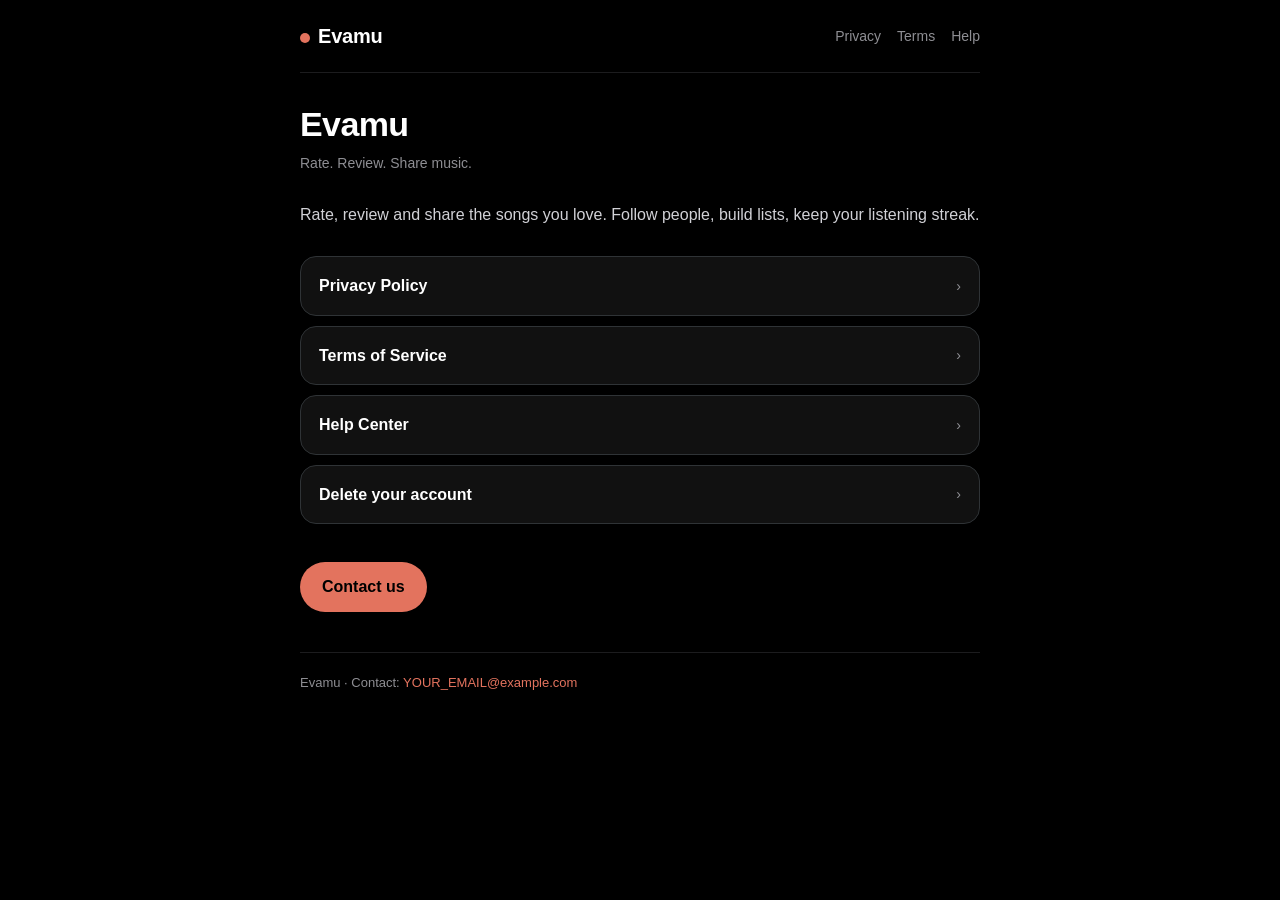
<file: index.html>
<!doctype html>
<html lang="en">
<head>
<meta charset="utf-8">
<meta name="viewport" content="width=device-width,initial-scale=1">
<meta name="theme-color" content="#000000">
<meta name="description" content="Evamu is a social music rating app.">
<title>Evamu - Evamu</title>
<link rel="stylesheet" href="style.css">
</head>
<body>
<div class="wrap">
<div class="top"><a class="brand" href="index.html"><i></i>Evamu</a><nav><a href="privacy.html">Privacy</a><a href="terms.html">Terms</a><a href="help.html">Help</a></nav></div>
<h1>Evamu</h1>
<p class="sub">Rate. Review. Share music.</p>
<p class="lead">Rate, review and share the songs you love. Follow people, build lists, keep your listening streak.</p>
<div class="links">
<a href="privacy.html">Privacy Policy <span>&rsaquo;</span></a>
<a href="terms.html">Terms of Service <span>&rsaquo;</span></a>
<a href="help.html">Help Center <span>&rsaquo;</span></a>
<a href="delete-account.html">Delete your account <span>&rsaquo;</span></a>
</div>
<a class="btn" href="mailto:YOUR_EMAIL@example.com">Contact us</a>
<footer>Evamu &middot; Contact: <a href="mailto:YOUR_EMAIL@example.com">YOUR_EMAIL@example.com</a></footer>
</div>
</body>
</html>
</file>
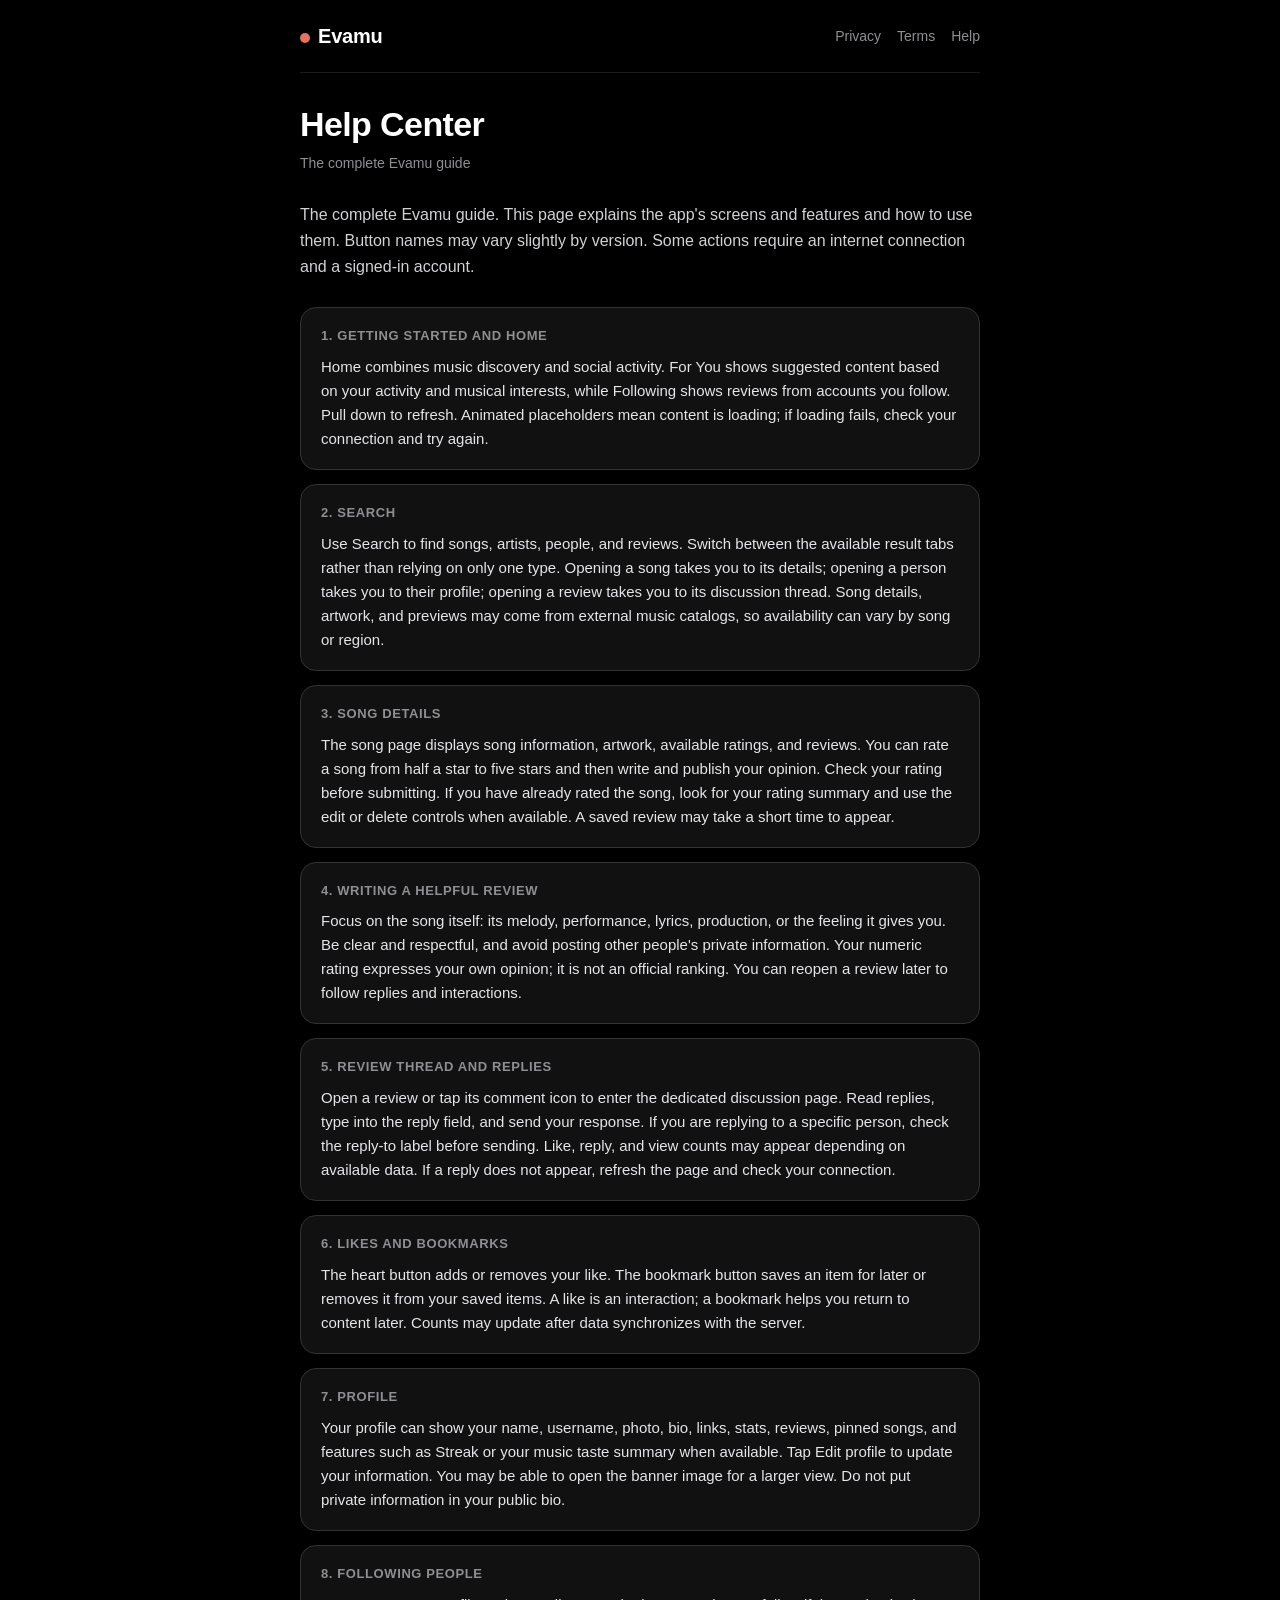
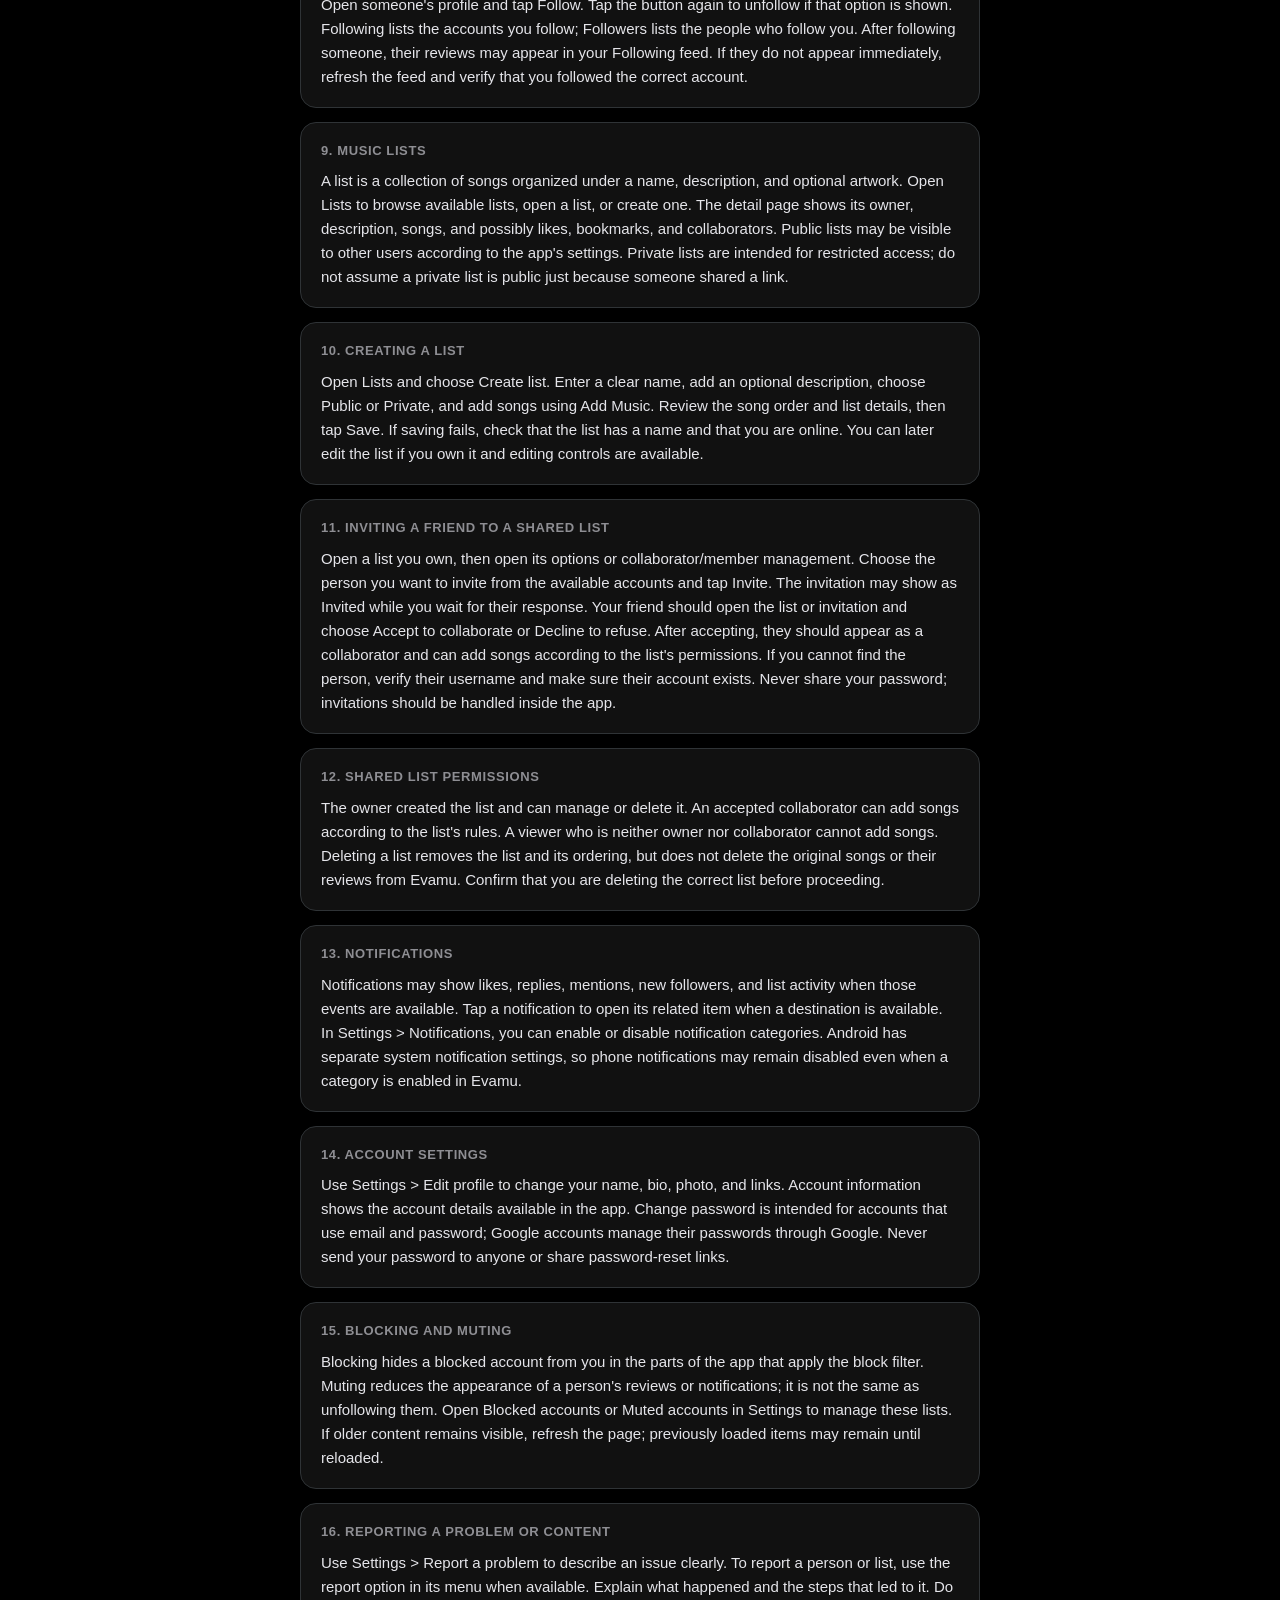
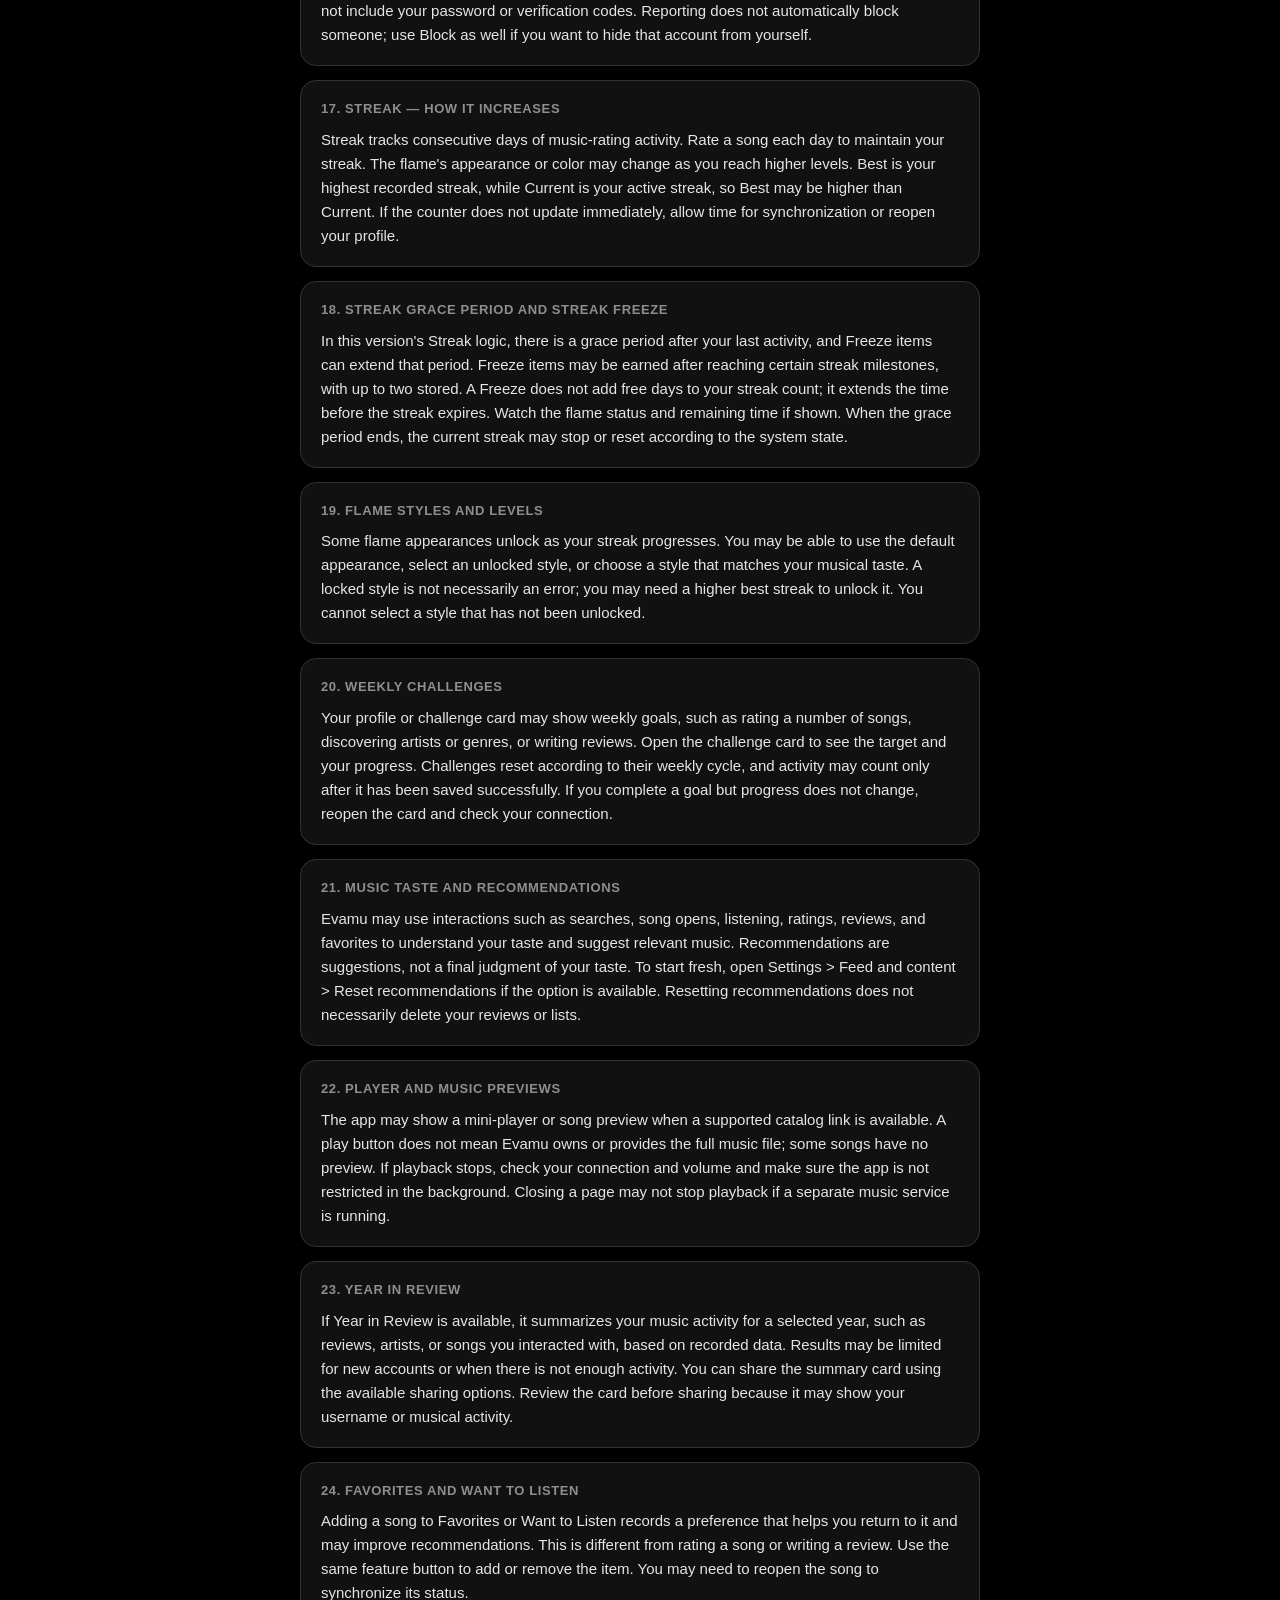
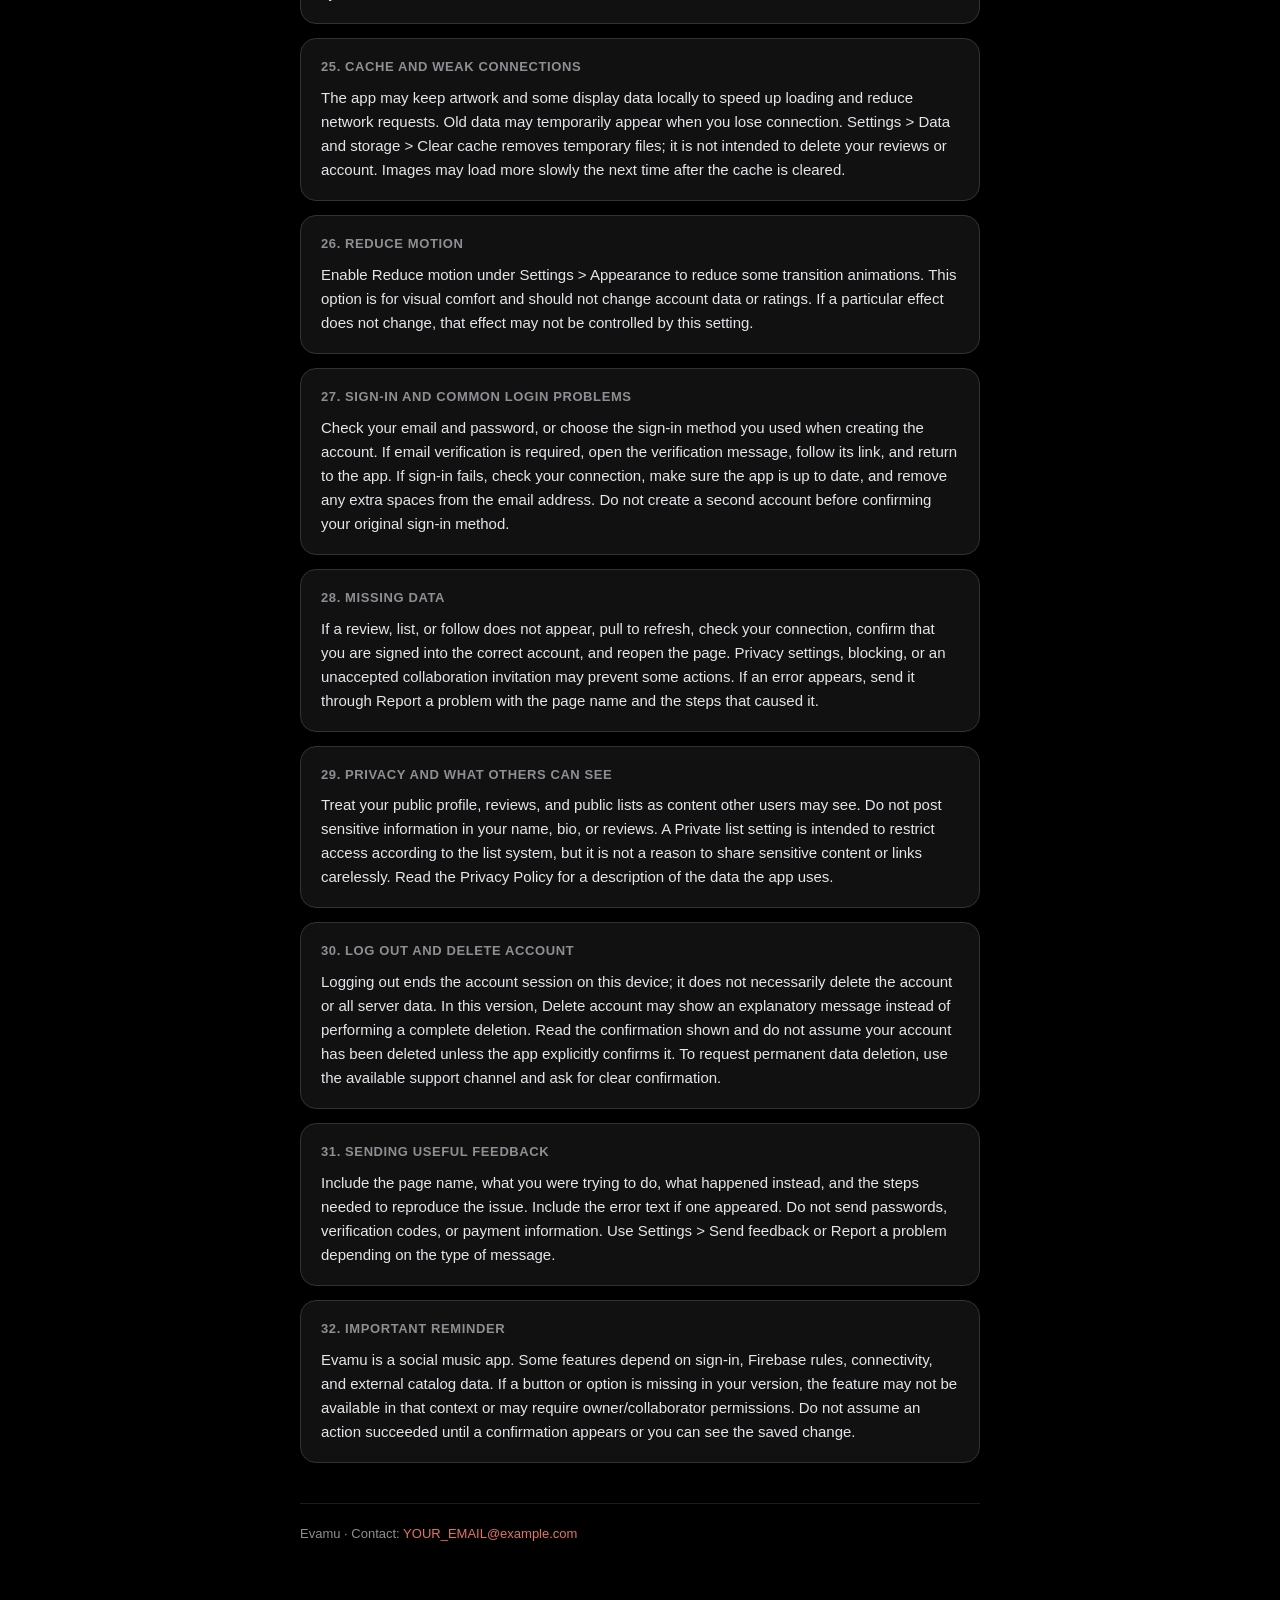
<file: help.html>
<!doctype html>
<html lang="en">
<head>
<meta charset="utf-8">
<meta name="viewport" content="width=device-width,initial-scale=1">
<meta name="theme-color" content="#000000">
<meta name="description" content="How to use every part of Evamu.">
<title>Help Center - Evamu</title>
<link rel="stylesheet" href="style.css">
</head>
<body>
<div class="wrap">
<div class="top"><a class="brand" href="index.html"><i></i>Evamu</a><nav><a href="privacy.html">Privacy</a><a href="terms.html">Terms</a><a href="help.html">Help</a></nav></div>
<h1>Help Center</h1>
<p class="sub">The complete Evamu guide</p>
<p class="lead">The complete Evamu guide. This page explains the app&#x27;s screens and features and how to use them. Button names may vary slightly by version. Some actions require an internet connection and a signed-in account.</p>
<div class="card"><h2>1. Getting Started and Home</h2><p>Home combines music discovery and social activity. For You shows suggested content based on your activity and musical interests, while Following shows reviews from accounts you follow. Pull down to refresh. Animated placeholders mean content is loading; if loading fails, check your connection and try again.</p></div>
<div class="card"><h2>2. Search</h2><p>Use Search to find songs, artists, people, and reviews. Switch between the available result tabs rather than relying on only one type. Opening a song takes you to its details; opening a person takes you to their profile; opening a review takes you to its discussion thread. Song details, artwork, and previews may come from external music catalogs, so availability can vary by song or region.</p></div>
<div class="card"><h2>3. Song Details</h2><p>The song page displays song information, artwork, available ratings, and reviews. You can rate a song from half a star to five stars and then write and publish your opinion. Check your rating before submitting. If you have already rated the song, look for your rating summary and use the edit or delete controls when available. A saved review may take a short time to appear.</p></div>
<div class="card"><h2>4. Writing a Helpful Review</h2><p>Focus on the song itself: its melody, performance, lyrics, production, or the feeling it gives you. Be clear and respectful, and avoid posting other people&#x27;s private information. Your numeric rating expresses your own opinion; it is not an official ranking. You can reopen a review later to follow replies and interactions.</p></div>
<div class="card"><h2>5. Review Thread and Replies</h2><p>Open a review or tap its comment icon to enter the dedicated discussion page. Read replies, type into the reply field, and send your response. If you are replying to a specific person, check the reply-to label before sending. Like, reply, and view counts may appear depending on available data. If a reply does not appear, refresh the page and check your connection.</p></div>
<div class="card"><h2>6. Likes and Bookmarks</h2><p>The heart button adds or removes your like. The bookmark button saves an item for later or removes it from your saved items. A like is an interaction; a bookmark helps you return to content later. Counts may update after data synchronizes with the server.</p></div>
<div class="card"><h2>7. Profile</h2><p>Your profile can show your name, username, photo, bio, links, stats, reviews, pinned songs, and features such as Streak or your music taste summary when available. Tap Edit profile to update your information. You may be able to open the banner image for a larger view. Do not put private information in your public bio.</p></div>
<div class="card"><h2>8. Following People</h2><p>Open someone&#x27;s profile and tap Follow. Tap the button again to unfollow if that option is shown. Following lists the accounts you follow; Followers lists the people who follow you. After following someone, their reviews may appear in your Following feed. If they do not appear immediately, refresh the feed and verify that you followed the correct account.</p></div>
<div class="card"><h2>9. Music Lists</h2><p>A list is a collection of songs organized under a name, description, and optional artwork. Open Lists to browse available lists, open a list, or create one. The detail page shows its owner, description, songs, and possibly likes, bookmarks, and collaborators. Public lists may be visible to other users according to the app&#x27;s settings. Private lists are intended for restricted access; do not assume a private list is public just because someone shared a link.</p></div>
<div class="card"><h2>10. Creating a List</h2><p>Open Lists and choose Create list. Enter a clear name, add an optional description, choose Public or Private, and add songs using Add Music. Review the song order and list details, then tap Save. If saving fails, check that the list has a name and that you are online. You can later edit the list if you own it and editing controls are available.</p></div>
<div class="card"><h2>11. Inviting a Friend to a Shared List</h2><p>Open a list you own, then open its options or collaborator/member management. Choose the person you want to invite from the available accounts and tap Invite. The invitation may show as Invited while you wait for their response. Your friend should open the list or invitation and choose Accept to collaborate or Decline to refuse. After accepting, they should appear as a collaborator and can add songs according to the list&#x27;s permissions. If you cannot find the person, verify their username and make sure their account exists. Never share your password; invitations should be handled inside the app.</p></div>
<div class="card"><h2>12. Shared List Permissions</h2><p>The owner created the list and can manage or delete it. An accepted collaborator can add songs according to the list&#x27;s rules. A viewer who is neither owner nor collaborator cannot add songs. Deleting a list removes the list and its ordering, but does not delete the original songs or their reviews from Evamu. Confirm that you are deleting the correct list before proceeding.</p></div>
<div class="card"><h2>13. Notifications</h2><p>Notifications may show likes, replies, mentions, new followers, and list activity when those events are available. Tap a notification to open its related item when a destination is available. In Settings &gt; Notifications, you can enable or disable notification categories. Android has separate system notification settings, so phone notifications may remain disabled even when a category is enabled in Evamu.</p></div>
<div class="card"><h2>14. Account Settings</h2><p>Use Settings &gt; Edit profile to change your name, bio, photo, and links. Account information shows the account details available in the app. Change password is intended for accounts that use email and password; Google accounts manage their passwords through Google. Never send your password to anyone or share password-reset links.</p></div>
<div class="card"><h2>15. Blocking and Muting</h2><p>Blocking hides a blocked account from you in the parts of the app that apply the block filter. Muting reduces the appearance of a person&#x27;s reviews or notifications; it is not the same as unfollowing them. Open Blocked accounts or Muted accounts in Settings to manage these lists. If older content remains visible, refresh the page; previously loaded items may remain until reloaded.</p></div>
<div class="card"><h2>16. Reporting a Problem or Content</h2><p>Use Settings &gt; Report a problem to describe an issue clearly. To report a person or list, use the report option in its menu when available. Explain what happened and the steps that led to it. Do not include your password or verification codes. Reporting does not automatically block someone; use Block as well if you want to hide that account from yourself.</p></div>
<div class="card"><h2>17. Streak — How It Increases</h2><p>Streak tracks consecutive days of music-rating activity. Rate a song each day to maintain your streak. The flame&#x27;s appearance or color may change as you reach higher levels. Best is your highest recorded streak, while Current is your active streak, so Best may be higher than Current. If the counter does not update immediately, allow time for synchronization or reopen your profile.</p></div>
<div class="card"><h2>18. Streak Grace Period and Streak Freeze</h2><p>In this version&#x27;s Streak logic, there is a grace period after your last activity, and Freeze items can extend that period. Freeze items may be earned after reaching certain streak milestones, with up to two stored. A Freeze does not add free days to your streak count; it extends the time before the streak expires. Watch the flame status and remaining time if shown. When the grace period ends, the current streak may stop or reset according to the system state.</p></div>
<div class="card"><h2>19. Flame Styles and Levels</h2><p>Some flame appearances unlock as your streak progresses. You may be able to use the default appearance, select an unlocked style, or choose a style that matches your musical taste. A locked style is not necessarily an error; you may need a higher best streak to unlock it. You cannot select a style that has not been unlocked.</p></div>
<div class="card"><h2>20. Weekly Challenges</h2><p>Your profile or challenge card may show weekly goals, such as rating a number of songs, discovering artists or genres, or writing reviews. Open the challenge card to see the target and your progress. Challenges reset according to their weekly cycle, and activity may count only after it has been saved successfully. If you complete a goal but progress does not change, reopen the card and check your connection.</p></div>
<div class="card"><h2>21. Music Taste and Recommendations</h2><p>Evamu may use interactions such as searches, song opens, listening, ratings, reviews, and favorites to understand your taste and suggest relevant music. Recommendations are suggestions, not a final judgment of your taste. To start fresh, open Settings &gt; Feed and content &gt; Reset recommendations if the option is available. Resetting recommendations does not necessarily delete your reviews or lists.</p></div>
<div class="card"><h2>22. Player and Music Previews</h2><p>The app may show a mini-player or song preview when a supported catalog link is available. A play button does not mean Evamu owns or provides the full music file; some songs have no preview. If playback stops, check your connection and volume and make sure the app is not restricted in the background. Closing a page may not stop playback if a separate music service is running.</p></div>
<div class="card"><h2>23. Year in Review</h2><p>If Year in Review is available, it summarizes your music activity for a selected year, such as reviews, artists, or songs you interacted with, based on recorded data. Results may be limited for new accounts or when there is not enough activity. You can share the summary card using the available sharing options. Review the card before sharing because it may show your username or musical activity.</p></div>
<div class="card"><h2>24. Favorites and Want to Listen</h2><p>Adding a song to Favorites or Want to Listen records a preference that helps you return to it and may improve recommendations. This is different from rating a song or writing a review. Use the same feature button to add or remove the item. You may need to reopen the song to synchronize its status.</p></div>
<div class="card"><h2>25. Cache and Weak Connections</h2><p>The app may keep artwork and some display data locally to speed up loading and reduce network requests. Old data may temporarily appear when you lose connection. Settings &gt; Data and storage &gt; Clear cache removes temporary files; it is not intended to delete your reviews or account. Images may load more slowly the next time after the cache is cleared.</p></div>
<div class="card"><h2>26. Reduce Motion</h2><p>Enable Reduce motion under Settings &gt; Appearance to reduce some transition animations. This option is for visual comfort and should not change account data or ratings. If a particular effect does not change, that effect may not be controlled by this setting.</p></div>
<div class="card"><h2>27. Sign-in and Common Login Problems</h2><p>Check your email and password, or choose the sign-in method you used when creating the account. If email verification is required, open the verification message, follow its link, and return to the app. If sign-in fails, check your connection, make sure the app is up to date, and remove any extra spaces from the email address. Do not create a second account before confirming your original sign-in method.</p></div>
<div class="card"><h2>28. Missing Data</h2><p>If a review, list, or follow does not appear, pull to refresh, check your connection, confirm that you are signed into the correct account, and reopen the page. Privacy settings, blocking, or an unaccepted collaboration invitation may prevent some actions. If an error appears, send it through Report a problem with the page name and the steps that caused it.</p></div>
<div class="card"><h2>29. Privacy and What Others Can See</h2><p>Treat your public profile, reviews, and public lists as content other users may see. Do not post sensitive information in your name, bio, or reviews. A Private list setting is intended to restrict access according to the list system, but it is not a reason to share sensitive content or links carelessly. Read the Privacy Policy for a description of the data the app uses.</p></div>
<div class="card"><h2>30. Log Out and Delete Account</h2><p>Logging out ends the account session on this device; it does not necessarily delete the account or all server data. In this version, Delete account may show an explanatory message instead of performing a complete deletion. Read the confirmation shown and do not assume your account has been deleted unless the app explicitly confirms it. To request permanent data deletion, use the available support channel and ask for clear confirmation.</p></div>
<div class="card"><h2>31. Sending Useful Feedback</h2><p>Include the page name, what you were trying to do, what happened instead, and the steps needed to reproduce the issue. Include the error text if one appeared. Do not send passwords, verification codes, or payment information. Use Settings &gt; Send feedback or Report a problem depending on the type of message.</p></div>
<div class="card"><h2>32. Important Reminder</h2><p>Evamu is a social music app. Some features depend on sign-in, Firebase rules, connectivity, and external catalog data. If a button or option is missing in your version, the feature may not be available in that context or may require owner/collaborator permissions. Do not assume an action succeeded until a confirmation appears or you can see the saved change.</p></div>
<footer>Evamu &middot; Contact: <a href="mailto:YOUR_EMAIL@example.com">YOUR_EMAIL@example.com</a></footer>
</div>
</body>
</html>
</file>
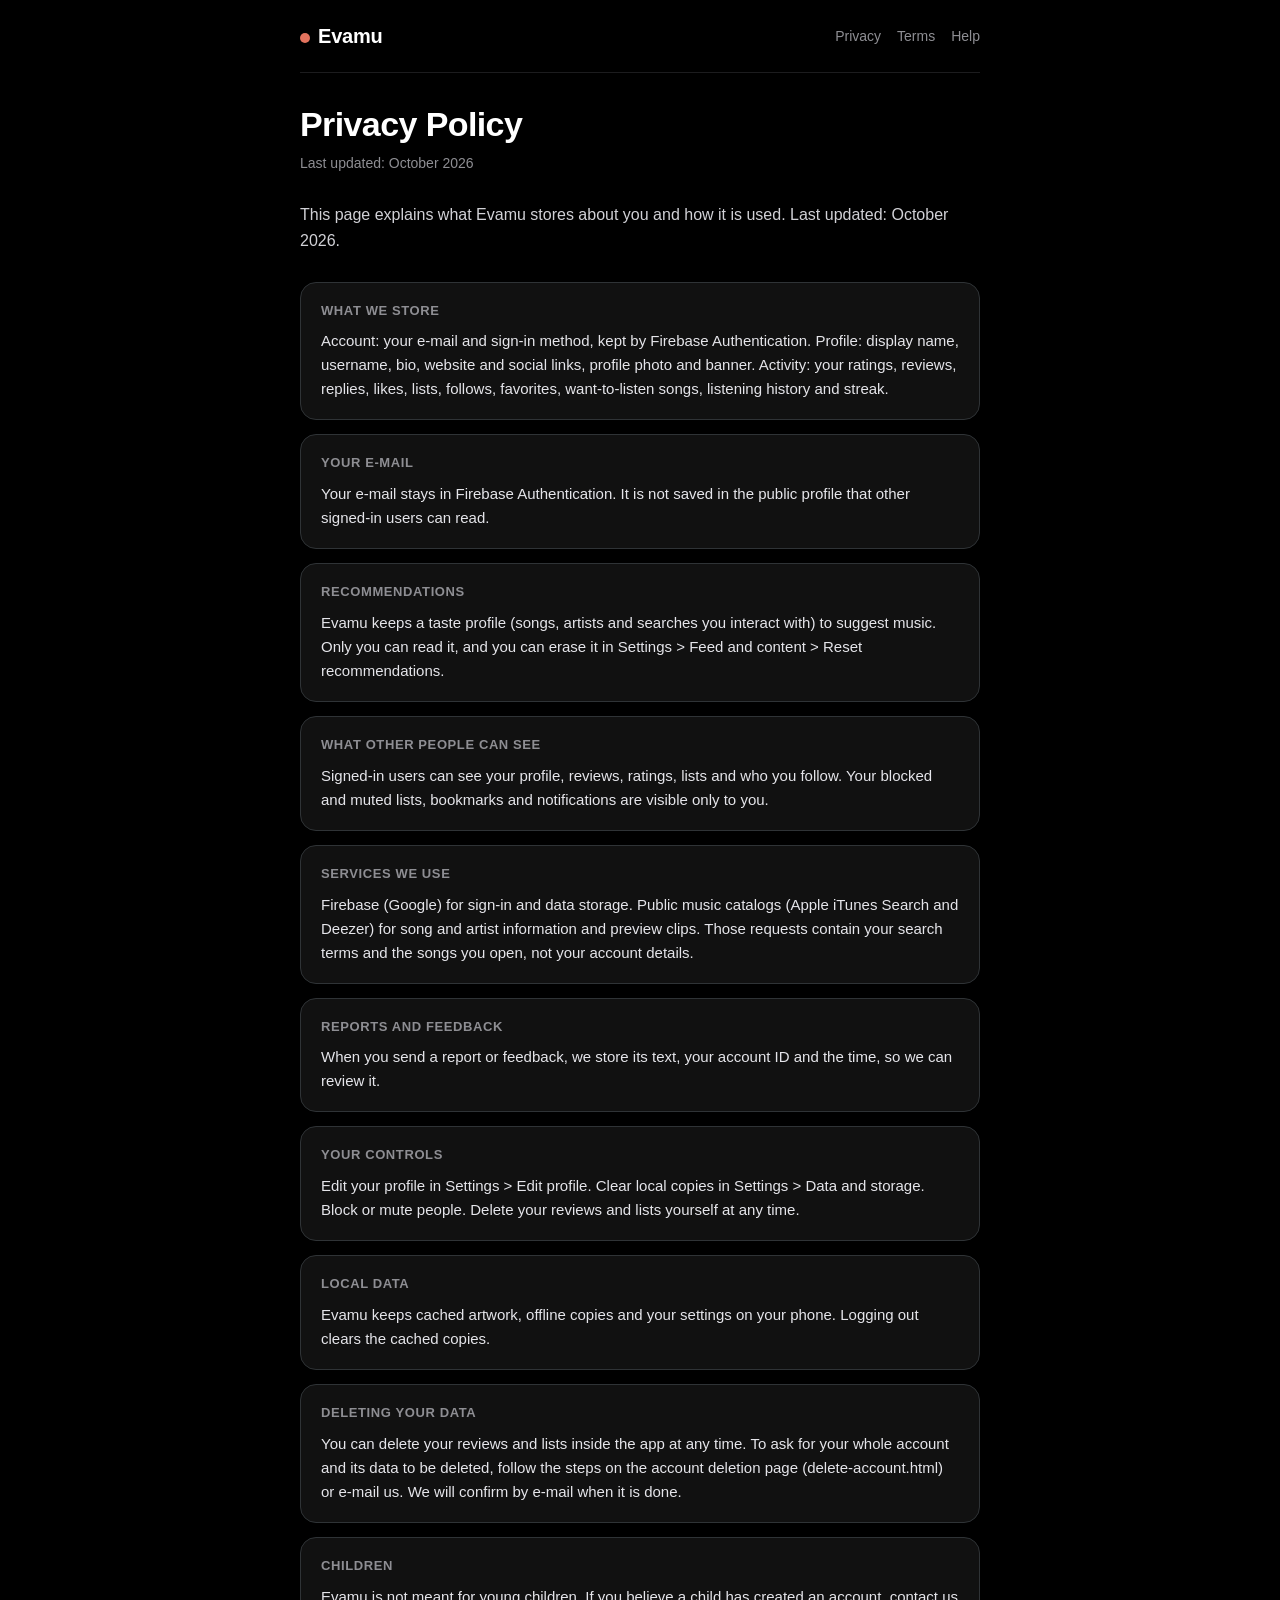
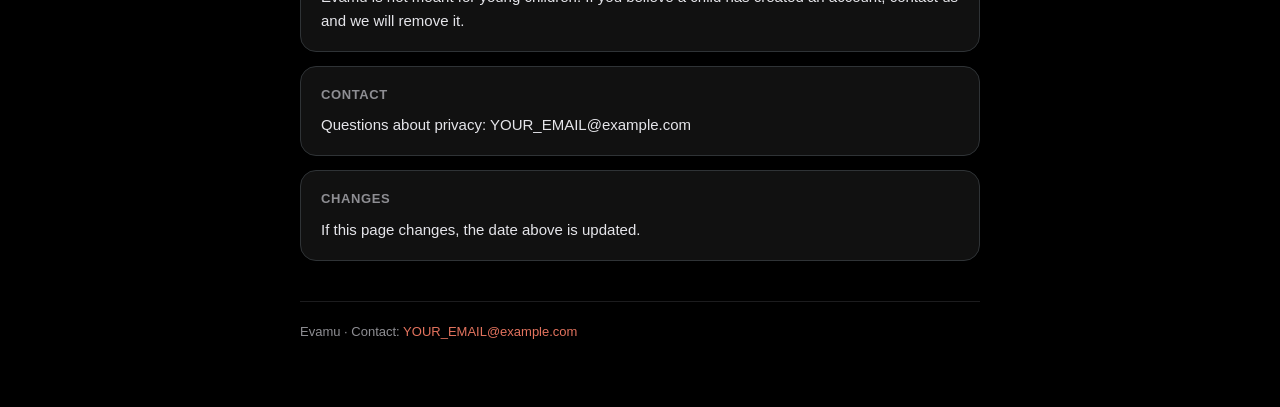
<file: privacy.html>
<!doctype html>
<html lang="en">
<head>
<meta charset="utf-8">
<meta name="viewport" content="width=device-width,initial-scale=1">
<meta name="theme-color" content="#000000">
<meta name="description" content="How Evamu stores and uses your data.">
<title>Privacy Policy - Evamu</title>
<link rel="stylesheet" href="style.css">
</head>
<body>
<div class="wrap">
<div class="top"><a class="brand" href="index.html"><i></i>Evamu</a><nav><a href="privacy.html">Privacy</a><a href="terms.html">Terms</a><a href="help.html">Help</a></nav></div>
<h1>Privacy Policy</h1>
<p class="sub">Last updated: October 2026</p>
<p class="lead">This page explains what Evamu stores about you and how it is used. Last updated: October 2026.</p>
<div class="card"><h2>What we store</h2><p>Account: your e-mail and sign-in method, kept by Firebase Authentication. Profile: display name, username, bio, website and social links, profile photo and banner. Activity: your ratings, reviews, replies, likes, lists, follows, favorites, want-to-listen songs, listening history and streak.</p></div>
<div class="card"><h2>Your e-mail</h2><p>Your e-mail stays in Firebase Authentication. It is not saved in the public profile that other signed-in users can read.</p></div>
<div class="card"><h2>Recommendations</h2><p>Evamu keeps a taste profile (songs, artists and searches you interact with) to suggest music. Only you can read it, and you can erase it in Settings &gt; Feed and content &gt; Reset recommendations.</p></div>
<div class="card"><h2>What other people can see</h2><p>Signed-in users can see your profile, reviews, ratings, lists and who you follow. Your blocked and muted lists, bookmarks and notifications are visible only to you.</p></div>
<div class="card"><h2>Services we use</h2><p>Firebase (Google) for sign-in and data storage. Public music catalogs (Apple iTunes Search and Deezer) for song and artist information and preview clips. Those requests contain your search terms and the songs you open, not your account details.</p></div>
<div class="card"><h2>Reports and feedback</h2><p>When you send a report or feedback, we store its text, your account ID and the time, so we can review it.</p></div>
<div class="card"><h2>Your controls</h2><p>Edit your profile in Settings &gt; Edit profile. Clear local copies in Settings &gt; Data and storage. Block or mute people. Delete your reviews and lists yourself at any time.</p></div>
<div class="card"><h2>Local data</h2><p>Evamu keeps cached artwork, offline copies and your settings on your phone. Logging out clears the cached copies.</p></div>
<div class="card"><h2>Deleting your data</h2><p>You can delete your reviews and lists inside the app at any time. To ask for your whole account and its data to be deleted, follow the steps on the account deletion page (delete-account.html) or e-mail us. We will confirm by e-mail when it is done.</p></div>
<div class="card"><h2>Children</h2><p>Evamu is not meant for young children. If you believe a child has created an account, contact us and we will remove it.</p></div>
<div class="card"><h2>Contact</h2><p>Questions about privacy: YOUR_EMAIL@example.com</p></div>
<div class="card"><h2>Changes</h2><p>If this page changes, the date above is updated.</p></div>
<footer>Evamu &middot; Contact: <a href="mailto:YOUR_EMAIL@example.com">YOUR_EMAIL@example.com</a></footer>
</div>
</body>
</html>
</file>
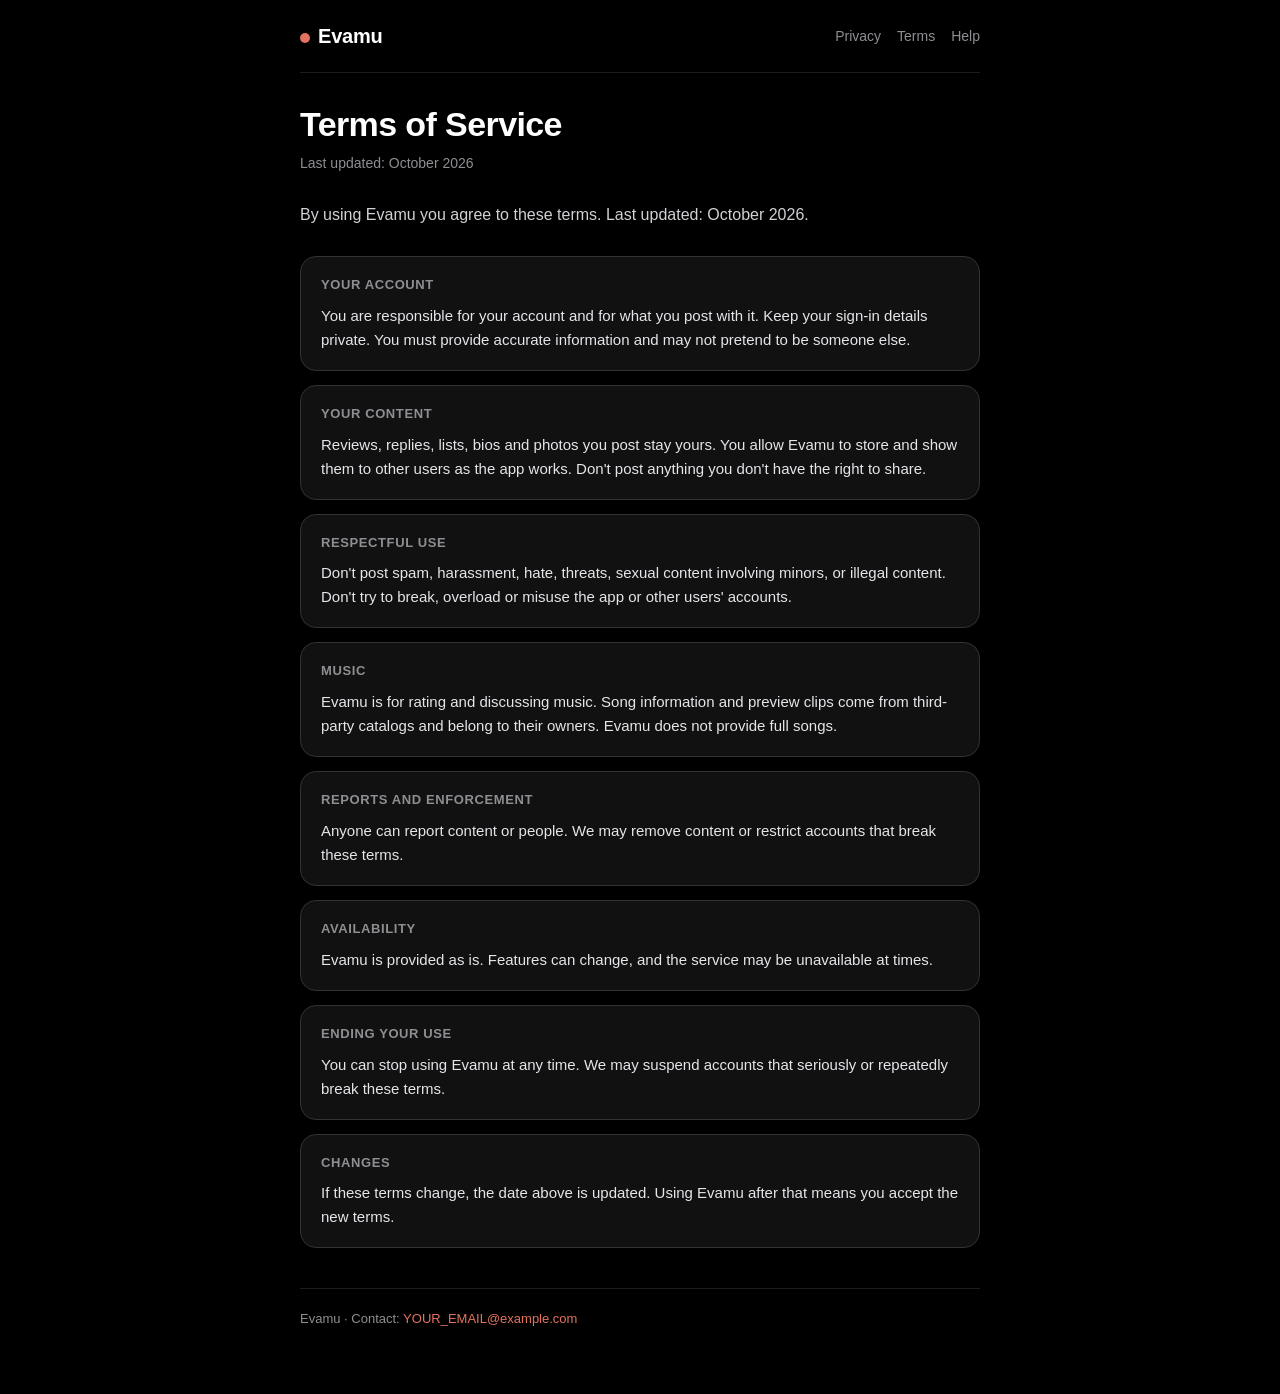
<file: terms.html>
<!doctype html>
<html lang="en">
<head>
<meta charset="utf-8">
<meta name="viewport" content="width=device-width,initial-scale=1">
<meta name="theme-color" content="#000000">
<meta name="description" content="The terms for using Evamu.">
<title>Terms of Service - Evamu</title>
<link rel="stylesheet" href="style.css">
</head>
<body>
<div class="wrap">
<div class="top"><a class="brand" href="index.html"><i></i>Evamu</a><nav><a href="privacy.html">Privacy</a><a href="terms.html">Terms</a><a href="help.html">Help</a></nav></div>
<h1>Terms of Service</h1>
<p class="sub">Last updated: October 2026</p>
<p class="lead">By using Evamu you agree to these terms. Last updated: October 2026.</p>
<div class="card"><h2>Your account</h2><p>You are responsible for your account and for what you post with it. Keep your sign-in details private. You must provide accurate information and may not pretend to be someone else.</p></div>
<div class="card"><h2>Your content</h2><p>Reviews, replies, lists, bios and photos you post stay yours. You allow Evamu to store and show them to other users as the app works. Don&#x27;t post anything you don&#x27;t have the right to share.</p></div>
<div class="card"><h2>Respectful use</h2><p>Don&#x27;t post spam, harassment, hate, threats, sexual content involving minors, or illegal content. Don&#x27;t try to break, overload or misuse the app or other users&#x27; accounts.</p></div>
<div class="card"><h2>Music</h2><p>Evamu is for rating and discussing music. Song information and preview clips come from third-party catalogs and belong to their owners. Evamu does not provide full songs.</p></div>
<div class="card"><h2>Reports and enforcement</h2><p>Anyone can report content or people. We may remove content or restrict accounts that break these terms.</p></div>
<div class="card"><h2>Availability</h2><p>Evamu is provided as is. Features can change, and the service may be unavailable at times.</p></div>
<div class="card"><h2>Ending your use</h2><p>You can stop using Evamu at any time. We may suspend accounts that seriously or repeatedly break these terms.</p></div>
<div class="card"><h2>Changes</h2><p>If these terms change, the date above is updated. Using Evamu after that means you accept the new terms.</p></div>
<footer>Evamu &middot; Contact: <a href="mailto:YOUR_EMAIL@example.com">YOUR_EMAIL@example.com</a></footer>
</div>
</body>
</html>
</file>
<file: style.css>
:root{--bg:#000;--surface:#0a0a0a;--card:#111;--line:#1c1c1e;--border:#2f3336;--text:#fff;--muted:#8e8e93;--accent:#e3735e}
*{box-sizing:border-box}
html{-webkit-text-size-adjust:100%}
body{margin:0;background:var(--bg);color:var(--text);font-family:-apple-system,BlinkMacSystemFont,"SF Pro Text","Segoe UI",Roboto,Helvetica,Arial,sans-serif;line-height:1.6;font-size:16px}
a{color:var(--accent);text-decoration:none}
a:hover{text-decoration:underline}
.wrap{max-width:720px;margin:0 auto;padding:0 20px 64px}
.top{display:flex;align-items:center;justify-content:space-between;padding:20px 0;border-bottom:1px solid var(--line);margin-bottom:32px}
.brand{font-weight:700;font-size:20px;color:var(--text);letter-spacing:-.2px}
.brand:hover{text-decoration:none}
.brand i{display:inline-block;width:10px;height:10px;border-radius:50%;background:var(--accent);margin-right:8px}
nav a{color:var(--muted);font-size:14px;margin-left:16px}
nav a:hover{color:var(--text);text-decoration:none}
h1{font-size:34px;line-height:1.15;margin:0 0 8px;letter-spacing:-.6px}
.sub{color:var(--muted);font-size:14px;margin:0 0 28px}
.lead{color:#d1d1d6;margin:0 0 28px}
.card{background:var(--card);border:1px solid var(--border);border-radius:16px;padding:18px 20px;margin:0 0 14px}
.card h2{font-size:13px;font-weight:600;text-transform:uppercase;letter-spacing:.6px;color:var(--muted);margin:0 0 8px}
.card p{margin:0;color:#e5e5ea;font-size:15px}
.links{display:grid;gap:10px;margin:24px 0}
.links a{display:flex;justify-content:space-between;align-items:center;background:var(--card);border:1px solid var(--border);border-radius:16px;padding:16px 18px;color:var(--text);font-weight:600}
.links a span{color:var(--muted);font-weight:400;font-size:14px}
.links a:hover{border-color:var(--accent);text-decoration:none}
.btn{display:inline-block;background:var(--accent);color:#000;font-weight:700;border-radius:999px;padding:12px 22px;margin-top:14px}
.btn:hover{text-decoration:none;opacity:.9}
footer{margin-top:40px;padding-top:20px;border-top:1px solid var(--line);color:var(--muted);font-size:13px}
.step{display:flex;gap:14px;margin:0 0 14px}
.step b{flex:0 0 28px;height:28px;border-radius:50%;background:var(--accent);color:#000;display:flex;align-items:center;justify-content:center;font-size:14px}
.step div{flex:1;color:#e5e5ea;font-size:15px}
@media(max-width:480px){h1{font-size:28px}nav a{margin-left:12px}}
</file>
